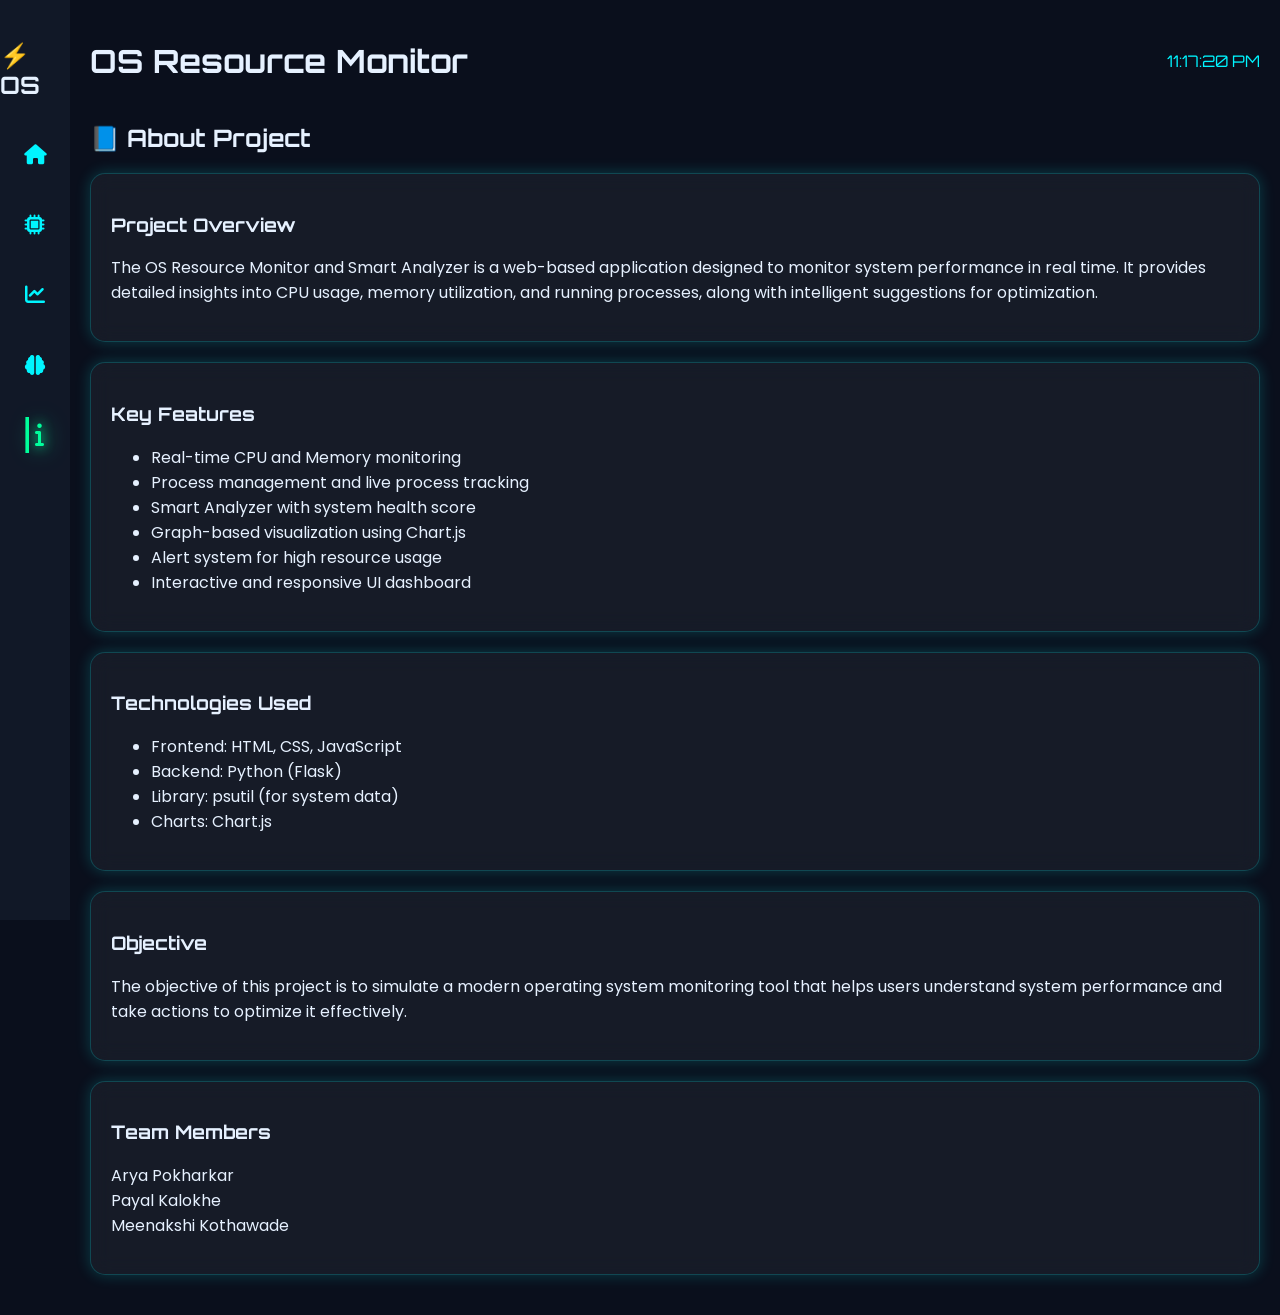
<file: about.html>
<!DOCTYPE html>
<html>
<head>
    <title>About Project</title>

    <!-- CSS -->
    <link rel="stylesheet" href="css/style.css">

    <!-- Fonts -->
    <link href="https://fonts.googleapis.com/css2?family=Orbitron&family=Poppins&display=swap" rel="stylesheet">

    <!-- Icons -->
    <link rel="stylesheet" href="https://cdnjs.cloudflare.com/ajax/libs/font-awesome/6.5.0/css/all.min.css">
</head>

<body>

<div class="container">

    <!-- SIDEBAR -->
    <div class="sidebar">
        <h2>⚡ OS</h2>
    <a href="index.html" data-page="home"><i class="fa fa-home"></i></a>
    <a href="processes.html" data-page="processes"><i class="fa fa-microchip"></i></a>
    <a href="analytics.html" data-page="analytics"><i class="fa fa-chart-line"></i></a>
    <a href="analyzer.html" data-page="analyzer"><i class="fa fa-brain"></i></a>
    <a href="about.html" data-page="about"><i class="fa fa-info"></i></a>
</div>

    <!-- MAIN -->
    <div class="main">

        <!-- TOPBAR -->
        <div class="topbar">
            <h1>OS Resource Monitor</h1>
            <div id="time"></div>
        </div>

        <h2>📘 About Project</h2>

        <!-- PROJECT DESCRIPTION -->
        <div class="card">
            <h3>Project Overview</h3>
            <p>
                The OS Resource Monitor and Smart Analyzer is a web-based application designed 
                to monitor system performance in real time. It provides detailed insights into CPU usage, 
                memory utilization, and running processes, along with intelligent suggestions for optimization.
            </p>
        </div>

        <!-- FEATURES -->
        <div class="card">
            <h3>Key Features</h3>
            <ul>
                <li>Real-time CPU and Memory monitoring</li>
                <li>Process management and live process tracking</li>
                <li>Smart Analyzer with system health score</li>
                <li>Graph-based visualization using Chart.js</li>
                <li>Alert system for high resource usage</li>
                <li>Interactive and responsive UI dashboard</li>
            </ul>
        </div>

        <!-- TECHNOLOGIES -->
        <div class="card">
            <h3>Technologies Used</h3>
            <ul>
                <li>Frontend: HTML, CSS, JavaScript</li>
                <li>Backend: Python (Flask)</li>
                <li>Library: psutil (for system data)</li>
                <li>Charts: Chart.js</li>
            </ul>
        </div>

        <!-- OBJECTIVE -->
        <div class="card">
            <h3>Objective</h3>
            <p>
                The objective of this project is to simulate a modern operating system monitoring tool 
                that helps users understand system performance and take actions to optimize it effectively.
            </p>
        </div>

        <!-- TEAM -->
        <div class="card">
            <h3>Team Members</h3>
            <p>
                Arya Pokharkar <br>
                Payal Kalokhe <br>  
                Meenakshi Kothawade <br>
            </p>
        </div>

    </div>

</div>

<!-- TIME SCRIPT -->
<script>
setInterval(() => {
    let el = document.getElementById("time");
    if(el){
        el.innerText = new Date().toLocaleTimeString();
    }
}, 1000);
</script>
<!-- ACTIVE SIDEBAR SCRIPT -->
<script>
const current = window.location.pathname.split("/").pop();

document.querySelectorAll(".sidebar a").forEach(link => {
    if (link.getAttribute("href") === current) {
        link.classList.add("active");
    }
});
</script>

<script>
setInterval(() => {
    let el = document.getElementById("time");
    if (el) {
        el.innerText = new Date().toLocaleTimeString();
    }
}, 1000);
</script>

</body>
</html>
</file>
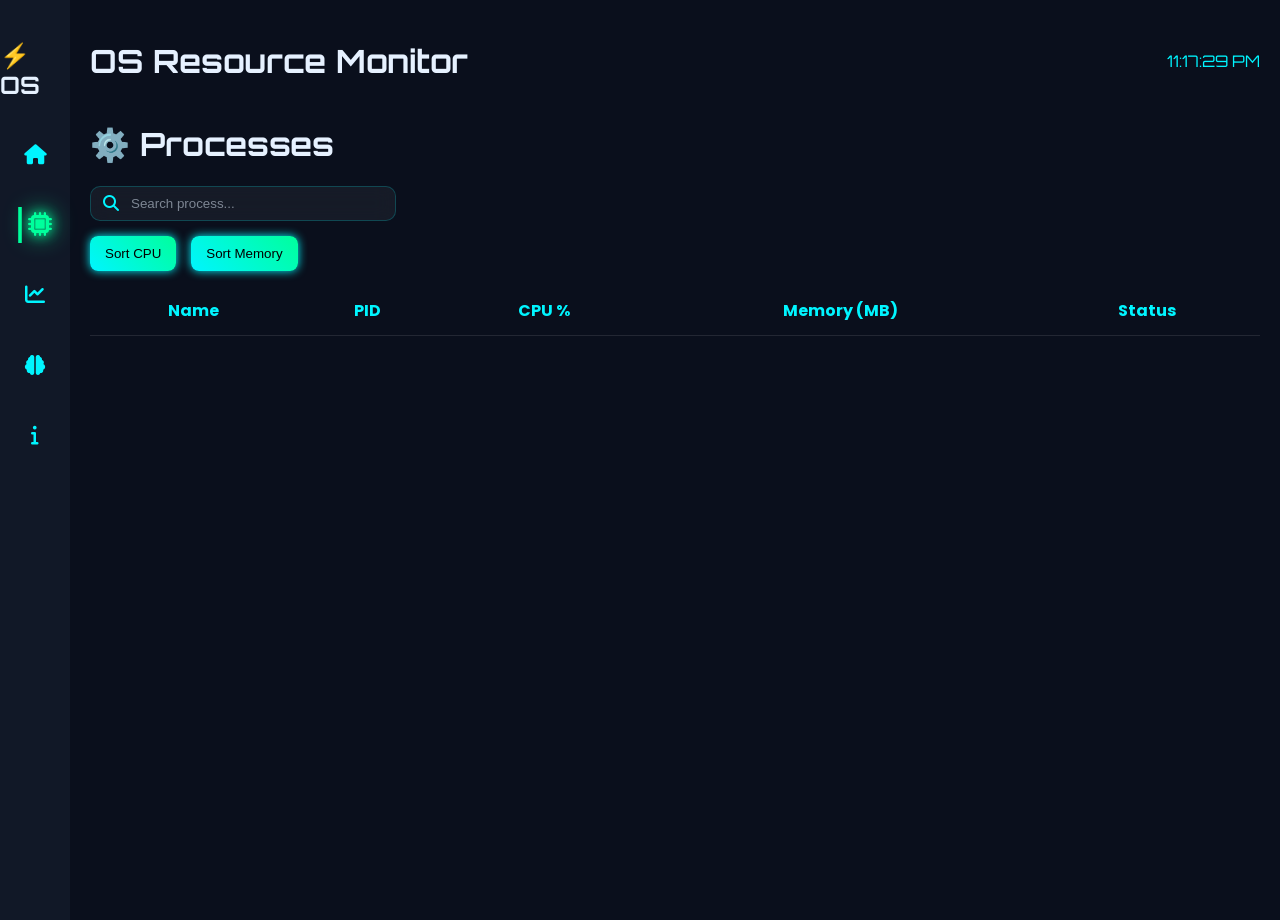
<file: processes.html>
<!DOCTYPE html>
<html>
<head>
    <title>Processes</title>

    <!-- CSS -->
    <link rel="stylesheet" href="css/style.css">

    <!-- Fonts -->
    <link href="https://fonts.googleapis.com/css2?family=Orbitron&family=Poppins&display=swap" rel="stylesheet">

    <!-- Icons -->
    <link rel="stylesheet" href="https://cdnjs.cloudflare.com/ajax/libs/font-awesome/6.5.0/css/all.min.css">
</head>

<body>

<div class="container">

    <!-- SIDEBAR -->
    <div class="sidebar">
        <h2>⚡ OS</h2>
        <a href="index.html" data-page="home"><i class="fa fa-home"></i></a>
        <a href="processes.html" data-page="processes"><i class="fa fa-microchip"></i></a>
        <a href="analytics.html" data-page="analytics"><i class="fa fa-chart-line"></i></a>
        <a href="analyzer.html" data-page="analyzer"><i class="fa fa-brain"></i></a>
        <a href="about.html" data-page="about"><i class="fa fa-info"></i></a>
    </div>

    <!-- MAIN -->
    <div class="main">

    <div class="topbar">
        <h1>OS Resource Monitor</h1>
        <div id="time"></div>
    </div>

        <h1>⚙️ Processes</h1>

        <!-- SEARCH -->
        <div class="search-box">
            <i class="fa fa-search"></i>
            <input type="text" id="search" placeholder="Search process...">
        </div>

        <!-- CONTROLS -->
        <div class="controls">
            <button onclick="sortBy('cpu')" class="btn">Sort CPU</button>
            <button onclick="sortBy('memory')" class="btn">Sort Memory</button>
        </div>

        <!-- TABLE -->
        <table id="procTable">
            <tr>
                <th>Name</th>
                <th>PID</th>
                <th>CPU %</th>
                <th>Memory (MB)</th>
                <th>Status</th>
            </tr>
        </table>

    </div>

</div>

<script src="js/processes.js"></script>
<script>
const current = window.location.pathname.split("/").pop();

document.querySelectorAll(".sidebar a").forEach(link => {
    if (link.getAttribute("href") === current) {
        link.classList.add("active");
    }
});
</script>

<script>
setInterval(() => {
    let el = document.getElementById("time");
    if (el) {
        el.innerText = new Date().toLocaleTimeString();
    }
}, 1000);
</script>

</body>
</html>
</file>
<file: css/style.css>
/* ================= GLOBAL ================= */
body {
    margin: 0;
    font-family: 'Poppins', sans-serif;
    background: #0A0F1C;
    color: #E6F1FF;
    opacity: 0;
    animation: fadeInPage 0.6s ease forwards;
}

html {
    scroll-behavior: smooth;
}

h1, h2, h3 {
    font-family: 'Orbitron', sans-serif;
}

/* ================= LAYOUT ================= */
.container {
    display: flex;
}

.main {
    flex: 1;
    padding: 20px;
}

/* ================= SIDEBAR ================= */
.sidebar {
    width: 70px;
    background: #111827;
    height: 100vh;
    display: flex;
    flex-direction: column;
    align-items: center;
    padding-top: 20px;
}

.sidebar a {
    color: #00F5FF;
    margin: 20px 0;
    font-size: 20px;
    transition: 0.3s;
    position: relative;
}

/* hover underline */
.sidebar a::after {
    content: "";
    position: absolute;
    width: 0%;
    height: 2px;
    bottom: -5px;
    left: 0;
    background: #00F5FF;
    transition: 0.3s;
}

.sidebar a:hover::after {
    width: 100%;
}

/* active glow */
.sidebar a.active {
    color: #00FF9C;
    text-shadow: 0 0 10px #00FF9C, 0 0 20px #00FF9C;
    transform: scale(1.2);
    border-left: 3px solid #00FF9C;
    padding-left: 5px;
}

/* ================= TOPBAR ================= */
.topbar {
    display: flex;
    justify-content: space-between;
    align-items: center;
    margin-bottom: 20px;
}

#time {
    font-family: 'Orbitron';
    color: #00F5FF;
}

/* ================= CARDS ================= */
.card {
    background: rgba(255,255,255,0.05);
    backdrop-filter: blur(10px);
    padding: 20px;
    border-radius: 15px;
    margin-bottom: 20px;
    border: 1px solid rgba(0,255,255,0.2);
    box-shadow: 0 0 15px rgba(0,255,255,0.2);
    transition: 0.3s;
}

.card:hover {
    transform: translateY(-5px);
    animation: pulseGlow 1.5s infinite;
}

/* ================= BUTTON ================= */
.btn {
    padding: 10px 15px;
    border: none;
    background: linear-gradient(45deg, #00F5FF, #00FF9C);
    color: black;
    border-radius: 8px;
    cursor: pointer;
    box-shadow: 0 0 10px #00F5FF;
    transition: 0.3s;
}

.btn:hover {
    box-shadow: 0 0 20px #00FF9C;
}

.btn:active {
    transform: scale(0.95);
}

/* ================= SEARCH ================= */
.search-box {
    display: flex;
    align-items: center;
    gap: 10px;
    background: rgba(255,255,255,0.05);
    padding: 8px 12px;
    border-radius: 10px;
    width: 280px;
    border: 1px solid rgba(0,255,255,0.2);
    backdrop-filter: blur(10px);
    margin-bottom: 15px;
}

.search-box i {
    color: #00F5FF;
}

#search {
    background: transparent;
    border: none;
    outline: none;
    color: #E6F1FF;
    width: 100%;
}

#search::placeholder {
    color: rgba(230,241,255,0.5);
}

/* ================= TABLE ================= */
table {
    width: 100%;
    border-collapse: collapse;
    text-align: center;
}

th {
    color: #00F5FF;
    padding: 12px;
}

td {
    padding: 12px;
    transition: color 0.2s ease;
}

tr {
    border-bottom: 1px solid rgba(255,255,255,0.1);
    transition: all 0.25s ease;
}

tr:hover {
    background: rgba(0,255,255,0.08);
    transform: scale(1.01);
    box-shadow: 0 0 10px rgba(0,255,255,0.2);
}

tr:hover td {
    color: #00F5FF;
}

/* ================= STATUS ================= */
.badge {
    padding: 5px 10px;
    border-radius: 20px;
    font-size: 12px;
}

.status-normal {
    background: rgba(0,255,156,0.2);
    color: #00FF9C;
}

.status-warning {
    background: rgba(255,165,0,0.2);
    color: #FFA500;
}

.status-critical {
    background: rgba(255,60,60,0.2);
    color: #FF3C3C;
}

/* ================= CIRCULAR ================= */
.circle, .health-circle {
    width: 120px;
    height: 120px;
    border-radius: 50%;
    margin: auto;
    display: flex;
    align-items: center;
    justify-content: center;
    background: conic-gradient(#00F5FF 50%, #111 50%);
    box-shadow: 0 0 20px #00F5FF;
}

.inner, .inner-score {
    width: 90px;
    height: 90px;
    background: #0A0F1C;
    border-radius: 50%;
    display: flex;
    align-items: center;
    justify-content: center;
    font-family: 'Orbitron';
}

/* ================= ALERT ================= */
.alert-box {
    position: fixed;
    top: 20px;
    right: 20px;
    background: rgba(255,60,60,0.9);
    color: white;
    padding: 15px 20px;
    border-radius: 10px;
    box-shadow: 0 0 20px #FF3C3C;
    display: none;
    animation: slideIn 0.5s ease;
}

/* ================= CONTROLS ================= */
.controls {
    display: flex;
    align-items: center;
    gap: 15px;
    margin: 15px 0;
}

/* ================= CANVAS ================= */
canvas {
    margin-top: 15px;
    background: rgba(255,255,255,0.03);
    padding: 10px;
    border-radius: 10px;
}

/* ================= ANIMATIONS ================= */
@keyframes fadeInPage {
    to { opacity: 1; }
}

@keyframes pulseGlow {
    0% { box-shadow: 0 0 5px #00F5FF; }
    50% { box-shadow: 0 0 25px #00F5FF; }
    100% { box-shadow: 0 0 5px #00F5FF; }
}

@keyframes slideIn {
    from { transform: translateX(100px); opacity: 0; }
    to { transform: translateX(0); opacity: 1; }
}
</file>
